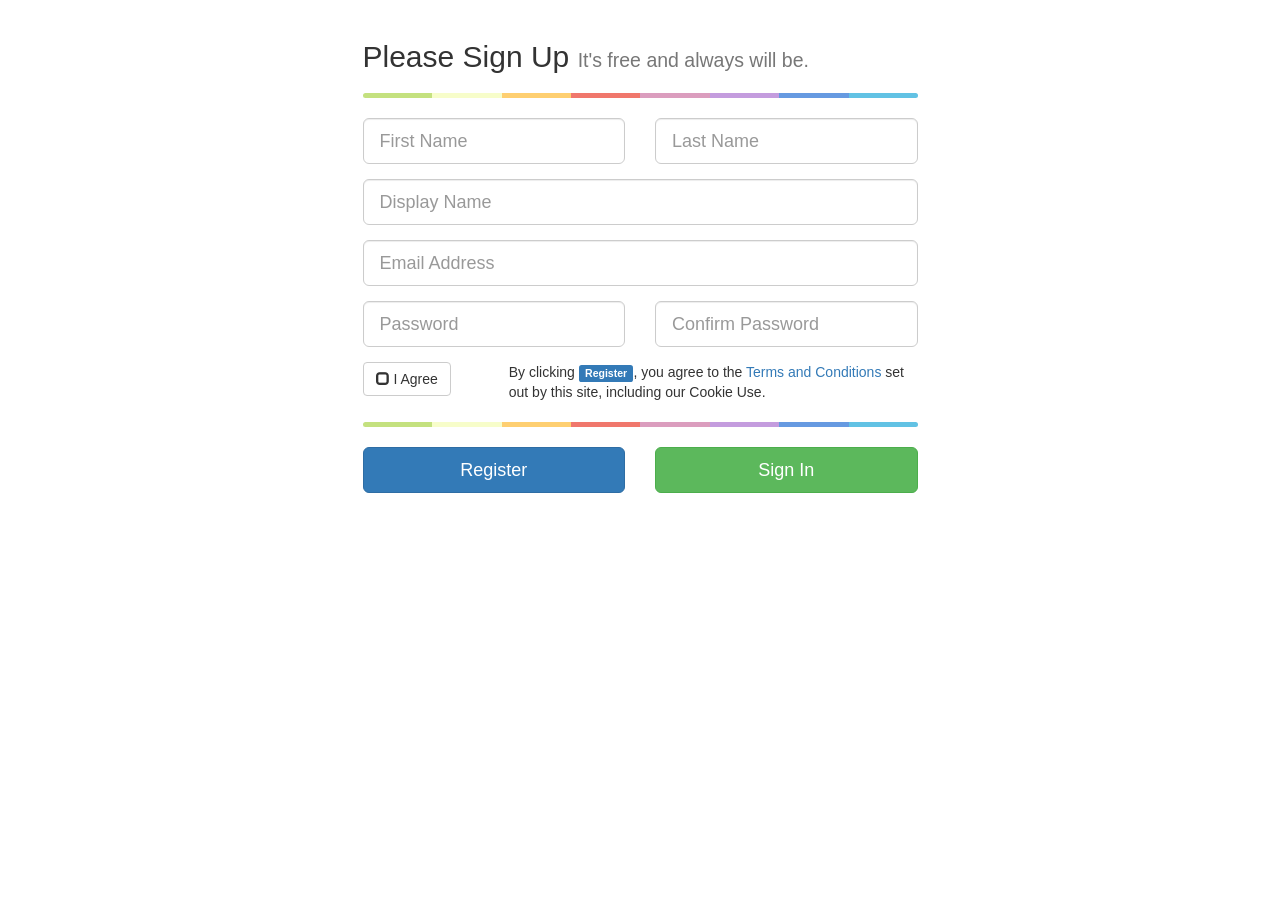
<file: index.html>
<!DOCTYPE html>
<html lang="id">
<head>
    <meta charset="UTF-8">
    <meta name="viewport" content="width=device-width, initial-scale=1">
    <title>Please Sign Up</title>

    <!-- Bootstrap 3 CSS -->
    <link rel="stylesheet" href="https://maxcdn.bootstrapcdn.com/bootstrap/3.3.7/css/bootstrap.min.css">
    <link rel="stylesheet" href="register.css">
</head>
<body>

<div class="container">
    <div class="row">
        <div class="col-xs-12 col-sm-8 col-md-6 col-sm-offset-2 col-md-offset-3">

            <form role="form" id="registerForm">
                <h2>Please Sign Up <small>It's free and always will be.</small></h2>
                <hr class="colorgraph">

                <div class="row">
                    <div class="col-xs-12 col-sm-6 col-md-6">
                        <div class="form-group">
                            <input type="text" name="first_name" id="first_name" class="form-control input-lg" placeholder="First Name" tabindex="1">
                        </div>
                    </div>
                    <div class="col-xs-12 col-sm-6 col-md-6">
                        <div class="form-group">
                            <input type="text" name="last_name" id="last_name" class="form-control input-lg" placeholder="Last Name" tabindex="2">
                        </div>
                    </div>
                </div>

                <div class="form-group">
                    <input type="text" name="display_name" id="display_name" class="form-control input-lg" placeholder="Display Name" tabindex="3">
                </div>

                <div class="form-group">
                    <input type="email" name="email" id="email" class="form-control input-lg" placeholder="Email Address" tabindex="4">
                </div>

                <div class="row">
                    <div class="col-xs-12 col-sm-6 col-md-6">
                        <div class="form-group">
                            <input type="password" name="password" id="password" class="form-control input-lg" placeholder="Password" tabindex="5">
                        </div>
                    </div>
                    <div class="col-xs-12 col-sm-6 col-md-6">
                        <div class="form-group">
                            <input type="password" name="password_confirmation" id="password_confirmation" class="form-control input-lg" placeholder="Confirm Password" tabindex="6">
                        </div>
                    </div>
                </div>

                <div class="row">
                    <div class="col-xs-4 col-sm-3 col-md-3">
                        <span class="button-checkbox">
                            <button type="button" class="btn" data-color="info" tabindex="7">&nbsp;I Agree</button>
                            <input type="checkbox" name="t_and_c" id="t_and_c" class="hidden" value="1">
                        </span>
                    </div>
                    <div class="col-xs-8 col-sm-9 col-md-9">
                        By clicking <strong class="label label-primary">Register</strong>, you agree to the
                        <a href="#" data-toggle="modal" data-target="#t_and_c_m">Terms and Conditions</a>
                        set out by this site, including our Cookie Use.
                    </div>
                </div>

                <hr class="colorgraph">

                <div class="row">
                    <div class="col-xs-12 col-md-6">
                        <input type="submit" value="Register" class="btn btn-primary btn-block btn-lg" tabindex="8">
                    </div>
                    <div class="col-xs-12 col-md-6">
                        <a href="login.html" class="btn btn-success btn-block btn-lg">Sign In</a>
                    </div>
                </div>
            </form>

        </div>
    </div>

    <!-- Modal Terms and Conditions -->
    <div class="modal fade" id="t_and_c_m" tabindex="-1" role="dialog" aria-labelledby="myModalLabel" aria-hidden="true">
        <div class="modal-dialog modal-lg">
            <div class="modal-content">
                <div class="modal-header">
                    <button type="button" class="close" data-dismiss="modal" aria-hidden="true">&times;</button>
                    <h4 class="modal-title" id="myModalLabel">Terms &amp; Conditions</h4>
                </div>
                <div class="modal-body">
                    <p>Lorem ipsum dolor sit amet, consectetur adipiscing elit. Sed do eiusmod tempor incididunt ut labore et dolore magna aliqua. Ut enim ad minim veniam, quis nostrud exercitation ullamco laboris nisi ut aliquip ex ea commodo consequat.</p>
                    <p>Duis aute irure dolor in reprehenderit in voluptate velit esse cillum dolore eu fugiat nulla pariatur. Excepteur sint occaecat cupidatat non proident, sunt in culpa qui officia deserunt mollit anim id est laborum.</p>
                </div>
                <div class="modal-footer">
                    <button type="button" class="btn btn-primary" data-dismiss="modal">I Agree</button>
                </div>
            </div>
        </div>
    </div>
</div>

<!-- jQuery + Bootstrap 3 JS -->
<script src="https://ajax.googleapis.com/ajax/libs/jquery/1.12.4/jquery.min.js"></script>
<script src="https://maxcdn.bootstrapcdn.com/bootstrap/3.3.7/js/bootstrap.min.js"></script>
<script src="register.js"></script>
</body>
</html>
</file>
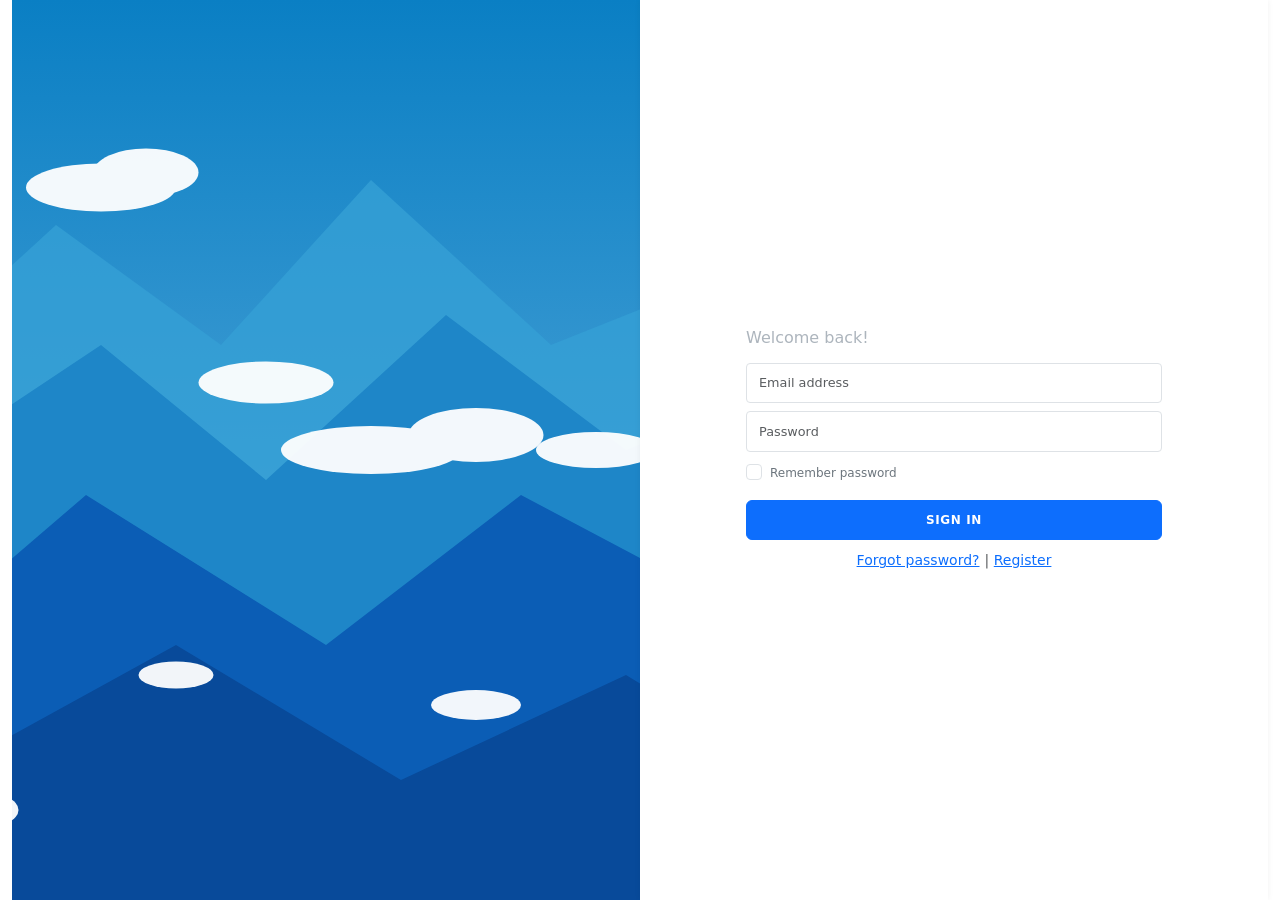
<file: login.html>
<!DOCTYPE html>
<html lang="id">
<head>
    <meta charset="UTF-8">
    <meta name="viewport" content="width=device-width, initial-scale=1">
    <title>Sign In</title>

    <!-- Bootstrap 5 CSS -->
    <link href="https://cdn.jsdelivr.net/npm/bootstrap@5.3.3/dist/css/bootstrap.min.css" rel="stylesheet">
    <link rel="stylesheet" href="login.css">
</head>
<body>

<div class="container-fluid">
    <div class="row g-0 min-vh-100">

        <!-- Kiri: gambar gunung -->
        <div class="col-md-6 d-none d-md-block login-image"></div>

        <!-- Kanan: form -->
        <div class="col-md-6 d-flex align-items-center login-side">
            <div class="login-box w-100">
                <form id="loginForm" novalidate>
                    <h6 class="welcome mb-3">Welcome back!</h6>

                    <div class="mb-2">
                        <input type="email" class="form-control" id="email" placeholder="Email address" required>
                    </div>
                    <div class="mb-2">
                        <input type="password" class="form-control" id="password" placeholder="Password" required>
                    </div>

                    <div class="form-check mb-3">
                        <input class="form-check-input" type="checkbox" id="remember">
                        <label class="form-check-label" for="remember">Remember password</label>
                    </div>

                    <div class="d-grid">
                        <button type="submit" class="btn btn-primary btn-signin">SIGN IN</button>
                    </div>

                    <div class="text-center mt-2">
                        <a class="small" href="#" id="forgot">Forgot password?</a>
                        <span class="small text-muted"> | </span>
                        <a class="small" href="index.html">Register</a>
                    </div>
                </form>
            </div>
        </div>

    </div>
</div>

<script src="https://cdn.jsdelivr.net/npm/bootstrap@5.3.3/dist/js/bootstrap.bundle.min.js"></script>
<script src="login.js"></script>
</body>
</html>
</file>
<file: register.css>
body {
    background: #fff;
}

.container {
    margin-top: 20px;
}

/* Garis warna-warni */
.colorgraph {
    height: 5px;
    border-top: 0;
    background: #c4e17f;
    border-radius: 5px;
    background-image: -webkit-linear-gradient(left, #c4e17f, #c4e17f 12.5%, #f7fdca 12.5%, #f7fdca 25%, #fecf71 25%, #fecf71 37.5%, #f0776c 37.5%, #f0776c 50%, #db9dbe 50%, #db9dbe 62.5%, #c49cde 62.5%, #c49cde 75%, #669ae1 75%, #669ae1 87.5%, #62c2e4 87.5%, #62c2e4);
    background-image: -moz-linear-gradient(left, #c4e17f, #c4e17f 12.5%, #f7fdca 12.5%, #f7fdca 25%, #fecf71 25%, #fecf71 37.5%, #f0776c 37.5%, #f0776c 50%, #db9dbe 50%, #db9dbe 62.5%, #c49cde 62.5%, #c49cde 75%, #669ae1 75%, #669ae1 87.5%, #62c2e4 87.5%, #62c2e4);
    background-image: linear-gradient(to right, #c4e17f, #c4e17f 12.5%, #f7fdca 12.5%, #f7fdca 25%, #fecf71 25%, #fecf71 37.5%, #f0776c 37.5%, #f0776c 50%, #db9dbe 50%, #db9dbe 62.5%, #c49cde 62.5%, #c49cde 75%, #669ae1 75%, #669ae1 87.5%, #62c2e4 87.5%, #62c2e4);
}

/* Tombol I Agree */
.button-checkbox .btn {
    background: #fff;
    border: 1px solid #ccc;
    color: #333;
}

.button-checkbox .btn.active {
    box-shadow: inset 0 3px 5px rgba(0, 0, 0, .125);
}

/* Pesan error */
.has-error .form-control {
    border-color: #a94442;
}
</file>
<file: login.css>
body {
    background: #fff;
}

/* Gambar gunung di sisi kiri (SVG, tanpa file luar) */
.login-image {
    background-image: url("data:image/svg+xml;utf8,<svg xmlns='http://www.w3.org/2000/svg' viewBox='0 0 600 600' preserveAspectRatio='xMidYMid slice'><defs><linearGradient id='sky' x1='0' y1='0' x2='0' y2='1'><stop offset='0' stop-color='%230a7fc4'/><stop offset='1' stop-color='%236fb6e0'/></linearGradient></defs><rect width='600' height='600' fill='url(%23sky)'/><polygon points='0,260 120,150 230,230 330,120 450,230 600,170 600,600 0,600' fill='%2335a0d6' opacity='.8'/><polygon points='0,330 150,230 260,320 380,210 500,300 600,260 600,600 0,600' fill='%231e86c8'/><polygon points='0,450 140,330 300,430 430,330 600,420 600,600 0,600' fill='%230b5db5'/><polygon points='0,540 200,430 350,520 500,450 600,510 600,600 0,600' fill='%23084a9a'/><g fill='white' opacity='.95'><ellipse cx='150' cy='125' rx='50' ry='16'/><ellipse cx='180' cy='115' rx='35' ry='16'/><ellipse cx='260' cy='255' rx='45' ry='14'/><ellipse cx='330' cy='300' rx='60' ry='16'/><ellipse cx='400' cy='290' rx='45' ry='18'/><ellipse cx='480' cy='300' rx='40' ry='12'/><ellipse cx='200' cy='450' rx='25' ry='9'/><ellipse cx='400' cy='470' rx='30' ry='10'/><ellipse cx='70' cy='540' rx='25' ry='12'/></g></svg>");
    background-size: cover;
    background-position: center;
}

.login-side {
    background: #fff;
    box-shadow: 0 0 6px rgba(0, 0, 0, .06);
}

.login-box {
    max-width: 480px;
    margin: 0 auto;
    padding: 0 2rem;
}

.welcome {
    color: #adb5bd;
    font-weight: 300;
}

.login-box .form-control {
    font-size: .8rem;
    padding: .6rem .75rem;
    border-radius: 4px;
}

.form-check-label {
    font-size: .75rem;
    color: #6c757d;
}

.btn-signin {
    font-size: .75rem;
    font-weight: 700;
    letter-spacing: .05em;
    padding: .65rem;
}
</file>
